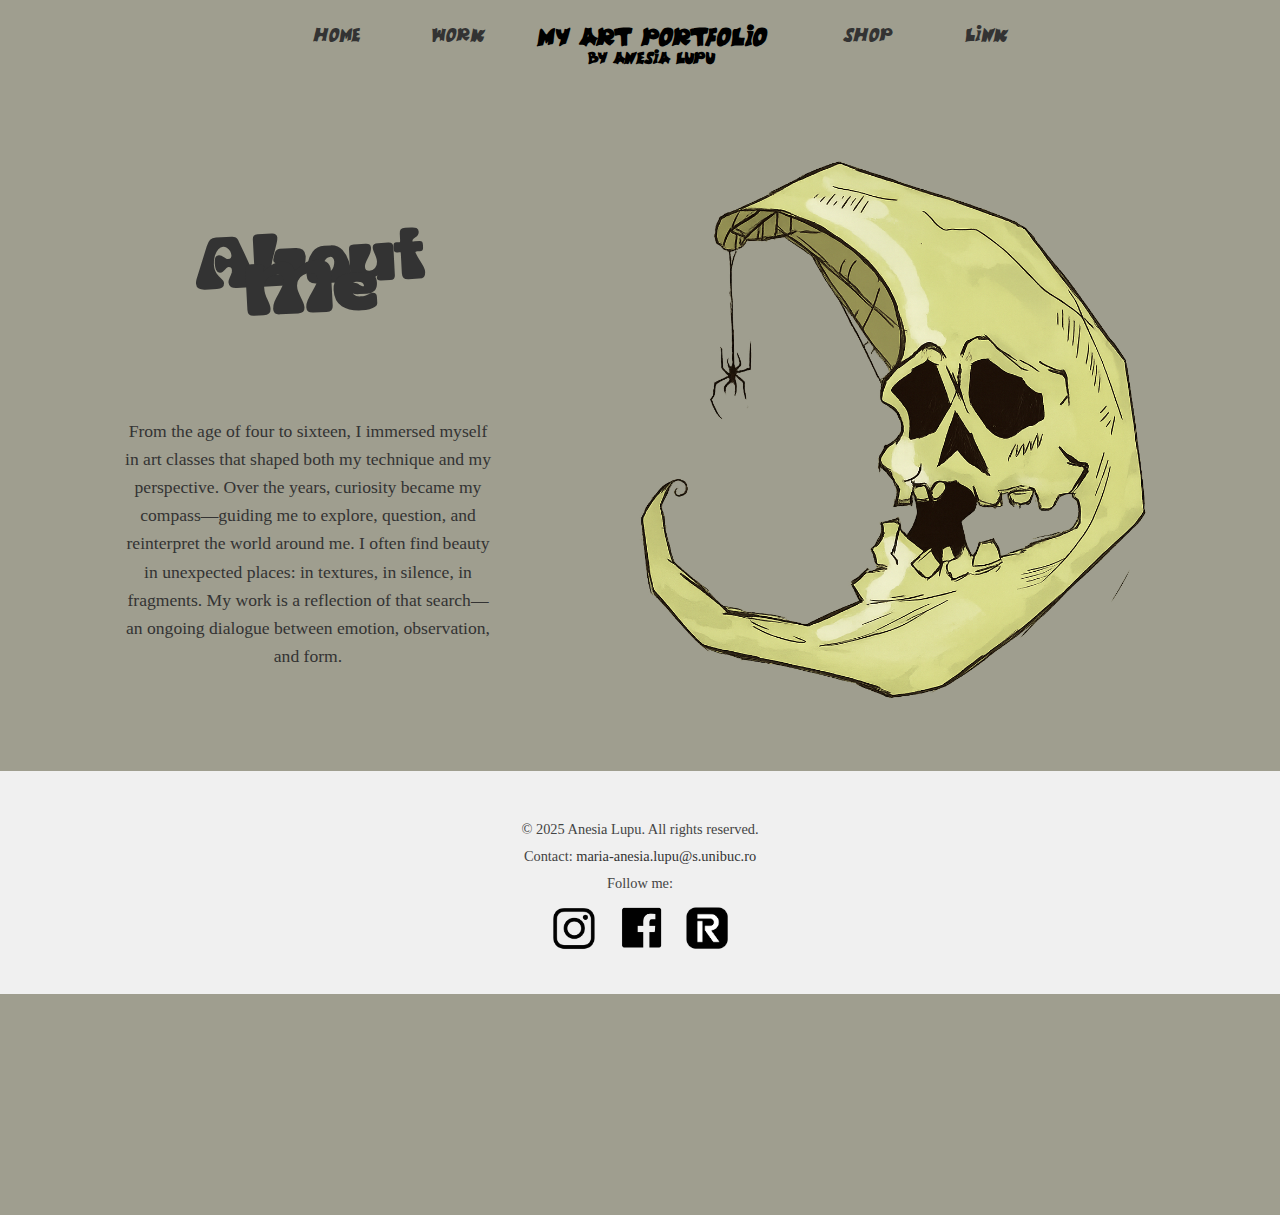
<file: index.html>
<!DOCTYPE html>
<html lang="en">

<head>
    <meta charset="UTF-8">
    <meta name="viewport" content="width=device-width, initial-scale=1.0">
    <title>Anesia Lupu Art Portfolio</title>
    <link rel="stylesheet" href="./artwebsite.css">
    <link rel="icon" type="image/x-icon" href="Icon-photo.png">
</head>

<body>
    <nav class="navbar">
        <div class="container">
            <div class="menu">
                <ul>
                    <li><a href="myproject1.html">Home</a></li>
                    <li><a href="work.html">Work</a></li>
                </ul>
                <!-- Title -->
                <div class="title-font">
                    <h3 style="font-size: 1.5em;">My Art Portfolio</h3>
                    <h4 style="margin-top: -1.60em;">By Anesia Lupu</h4>
                </div>
                <ul>
                    <li><a href="shop.html">Shop</a></li>
                    <li><a href="contact.html">Link</a></li>
                </ul>
            </div>
        </div>
    </nav>
    <main>
        <main>
            <section class="home-section">
                <div class="about-text">
                    <h2>About Me</h2>
                    <p>
                        From the age of four to sixteen, I immersed myself in art classes that shaped both my technique
                        and my perspective. Over the years, curiosity became my compass—guiding me to explore, question,
                        and reinterpret the world around me. I often find beauty in unexpected places: in textures, in
                        silence, in fragments. My work is a reflection of that search—an ongoing dialogue between
                        emotion, observation, and form.
                    </p>
                </div>
                <div class="about-image">
                    <img src="./images/background-image.png" alt="background-image">
                </div>
            </section>
        </main>

    </main>

</body>
<footer class="site-footer">
    <p>© 2025 Anesia Lupu. All rights reserved.</p>
    <p>Contact: <a href="mailto:maria-anesia.lupu@s.unibuc.ro">maria-anesia.lupu@s.unibuc.ro</a></p>
    <p>
        Follow me:
    </p>
    <div class="contact-icons">
        <a href="https://www.instagram.com/anisia_lupu/">
            <img src="./images/instagram-thumbnail.png" alt="instagram" style="max-height: 3em;">
        </a>
        <a href="https://www.facebook.com/anisia.anisia.9465/">
            <img src="./images/Facebook-icon.png" alt="facebook" style="max-height: 3em;">
        </a>
        <a href="https://revolut.me/anisialupu">
            <img src="./images/revolut-logo-icon-freelogovectors.net_.png" alt="revolut" style="max-height: 3em;">
        </a>
    </div>
</footer>

</html>
</file>
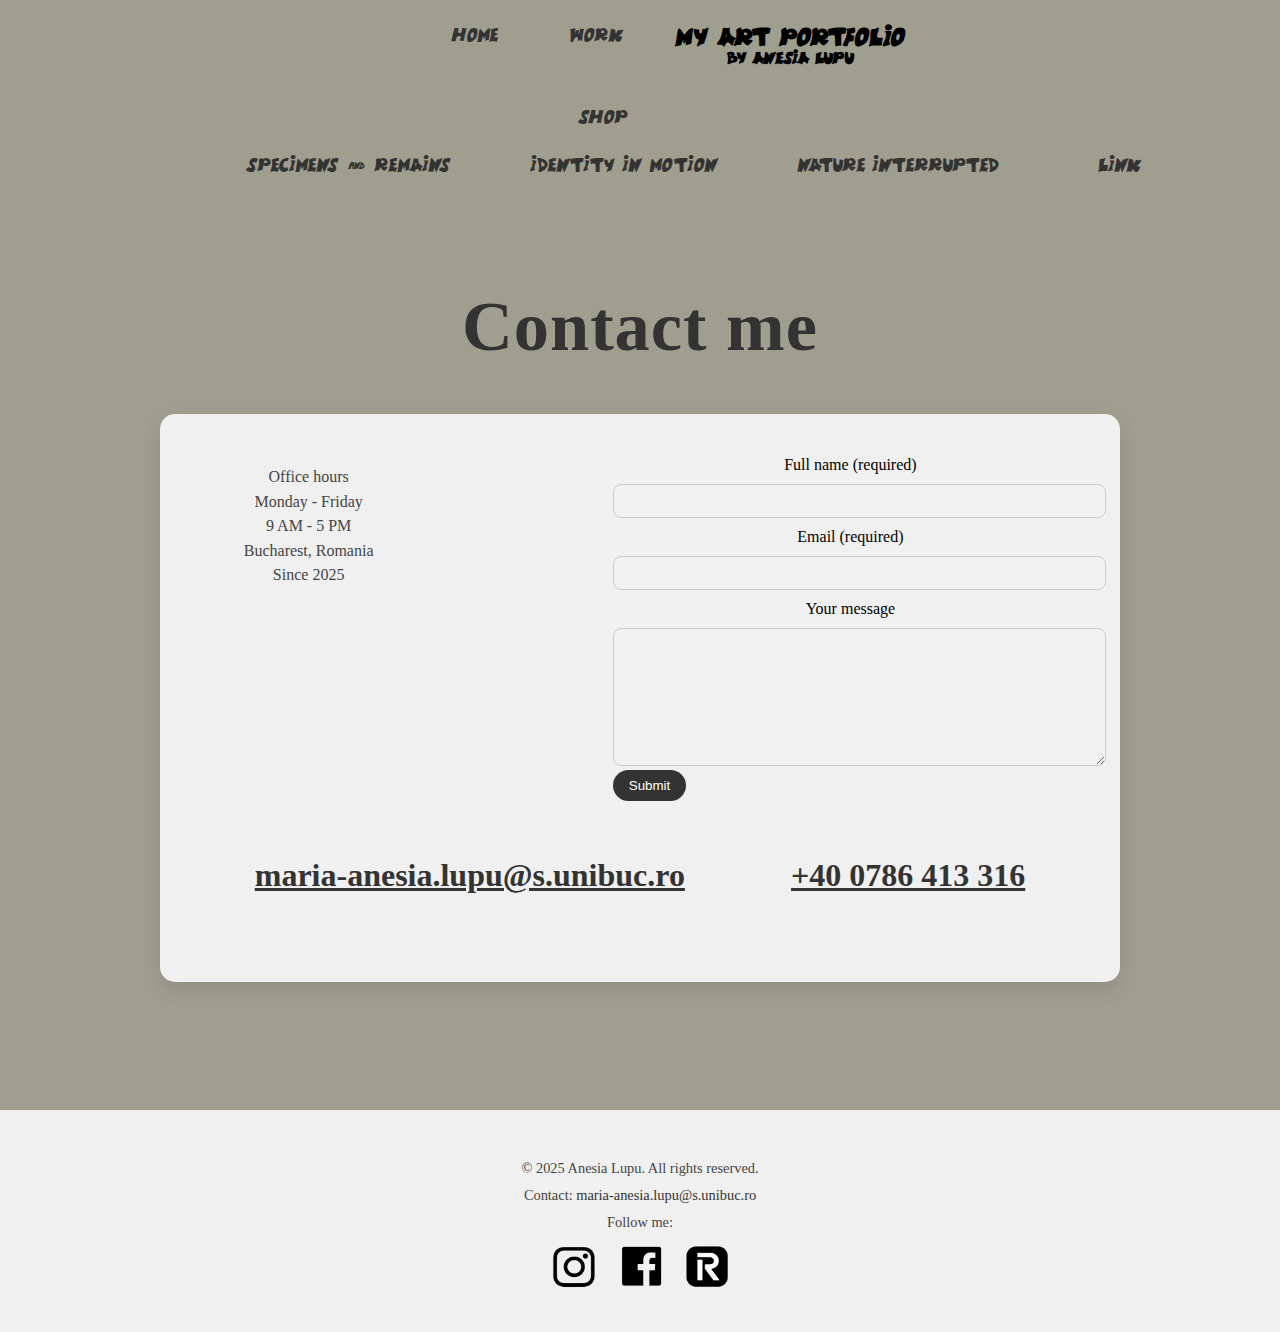
<file: contact.html>
<!DOCTYPE html>
<html lang="en">

<head>
    <meta charset="UTF-8">
    <meta name="viewport" content="width=device-width, initial-scale=1.0">
    <title>Anesia Lupu Art Portfolio</title>
    <link rel="stylesheet" href="./artwebsite.css">
    <link rel="icon" type="image/x-icon" href="Icon-photo.png">
</head>

<body>
    <nav class="navbar">
        <div class="container">
            <div class="menu">
                <ul>
                    <li><a href="index.html">Home</a></li>
                    <li><a href="work.html">Work</a></li>
                </ul>
                <!-- Title -->
                <div class="title-font">
                    <h3 style="font-size: 1.5em;">My Art Portfolio</h3>
                    <h4 style="margin-top: -1.60em;">By Anesia Lupu</h4>
                </div>
                <ul>
                    <li>
                        <a href="shop.html">Shop</a>
                        <ul class="dropdown-menu">
                            <li><a href="shop.html#row1">Specimens & Remains</a></li>
                            <li><a href="shop.html#row3">Identity in Motion</a></li>
                            <li><a href="shop.html#row2">Nature Interrupted</a></li>
                        </ul>
                    </li>
                    <li><a href="contact.html">Link</a></li>
                </ul>
            </div>
        </div>
    </nav>
    <!--Contact Info-->
    <main>
        <div class="contact-title">
            <h1>Contact me</h1>
        </div>
        <div class="contact-container">
            <div class="contact-container-header">
                <div class="info">
                    <p>Office hours</p>
                    <p>Monday - Friday</p>
                    <p>9 AM - 5 PM</p>
                    <p>Bucharest, Romania</p>
                    <p>Since 2025</p>
                </div>
                <!--https://formspree.io/f/xyzlbyga-->
                <form action="" method="post">
                    <div>
                        <p>Full name (required)</p>
                        <input type="text" name="name" required>
                    </div>
                    <div>
                        <p>Email (required)</p>
                        <input type="email" name="email" required>
                    </div>
                    <div>
                        <p>Your message</p>
                        <textarea name="message" required></textarea>
                    </div>
                    <button type="submit">Submit</button>
                </form>

            </div>
            <div class="contact-info">
                <h3 class="email">
                    <a href="mailto:maria-anesia.lupu@s.unibuc.ro">maria-anesia.lupu@s.unibuc.ro</a>
                </h3>
                <h3 class="phone">
                    <a href="tel:+400786413316">+40 0786 413 316</a>
                </h3>
                
            </div>


        </div>
    </main>
    <footer class="site-footer">
        <p>© 2025 Anesia Lupu. All rights reserved.</p>
        <p>Contact: <a href="mailto:maria-anesia.lupu@s.unibuc.ro">maria-anesia.lupu@s.unibuc.ro</a></p>
        <p> Follow me: </p>
        <div class="contact-icons">
                <a href="https://www.instagram.com/anisia_lupu/">
                    <img src="./images/instagram-thumbnail.png" alt="instagram" style="max-height: 3em;">
                </a>
                <a href="https://www.facebook.com/anisia.anisia.9465/">
                    <img src="./images/Facebook-icon.png" alt="facebook" style="max-height: 3em;">
                </a>
                <a href="https://revolut.me/anisialupu">
                    <img src="./images/revolut-logo-icon-freelogovectors.net_.png" alt="revolut" style="max-height: 3em;">
                </a>
        </div>
    </footer>
</body>

</html>
</file>
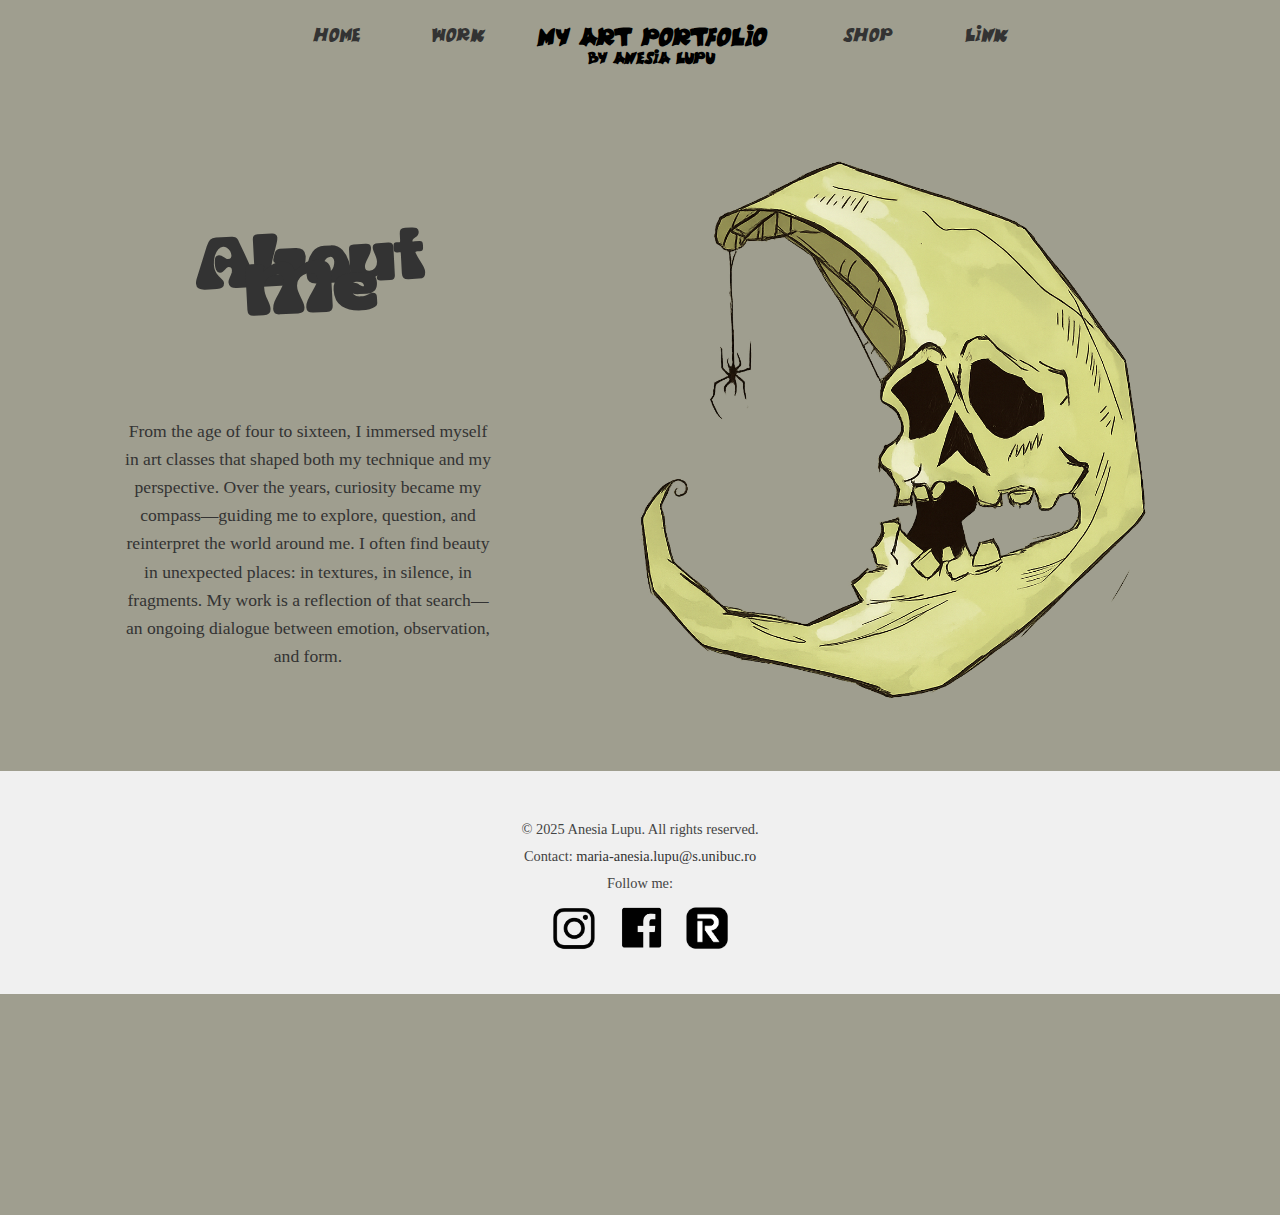
<file: myproject1.html>
<!DOCTYPE html>
<html lang="en">

<head>
    <meta charset="UTF-8">
    <meta name="viewport" content="width=device-width, initial-scale=1.0">
    <title>Anesia Lupu Art Portfolio</title>
    <link rel="stylesheet" href="./artwebsite.css">
    <link rel="icon" type="image/x-icon" href="Icon-photo.png">
</head>

<body>
    <nav class="navbar">
        <div class="container">
            <div class="menu">
                <ul>
                    <li><a href="myproject1.html">Home</a></li>
                    <li><a href="work.html">Work</a></li>
                </ul>
                <!-- Title -->
                <div class="title-font">
                    <h3 style="font-size: 1.5em;">My Art Portfolio</h3>
                    <h4 style="margin-top: -1.60em;">By Anesia Lupu</h4>
                </div>
                <ul>
                    <li><a href="shop.html">Shop</a></li>
                    <li><a href="contact.html">Link</a></li>
                </ul>
            </div>
        </div>
    </nav>
    <main>
        <main>
            <section class="home-section">
                <div class="about-text">
                    <h2>About Me</h2>
                    <p>
                        From the age of four to sixteen, I immersed myself in art classes that shaped both my technique
                        and my perspective. Over the years, curiosity became my compass—guiding me to explore, question,
                        and reinterpret the world around me. I often find beauty in unexpected places: in textures, in
                        silence, in fragments. My work is a reflection of that search—an ongoing dialogue between
                        emotion, observation, and form.
                    </p>
                </div>
                <div class="about-image">
                    <img src="./images/background-image.png" alt="background-image">
                </div>
            </section>
        </main>

    </main>

</body>
<footer class="site-footer">
    <p>© 2025 Anesia Lupu. All rights reserved.</p>
    <p>Contact: <a href="mailto:maria-anesia.lupu@s.unibuc.ro">maria-anesia.lupu@s.unibuc.ro</a></p>
    <p>
        Follow me:
    </p>
    <div class="contact-icons">
        <a href="https://www.instagram.com/anisia_lupu/">
            <img src="./images/instagram-thumbnail.png" alt="instagram" style="max-height: 3em;">
        </a>
        <a href="https://www.facebook.com/anisia.anisia.9465/">
            <img src="./images/Facebook-icon.png" alt="facebook" style="max-height: 3em;">
        </a>
        <a href="https://revolut.me/anisialupu">
            <img src="./images/revolut-logo-icon-freelogovectors.net_.png" alt="revolut" style="max-height: 3em;">
        </a>
    </div>
</footer>

</html>
</file>
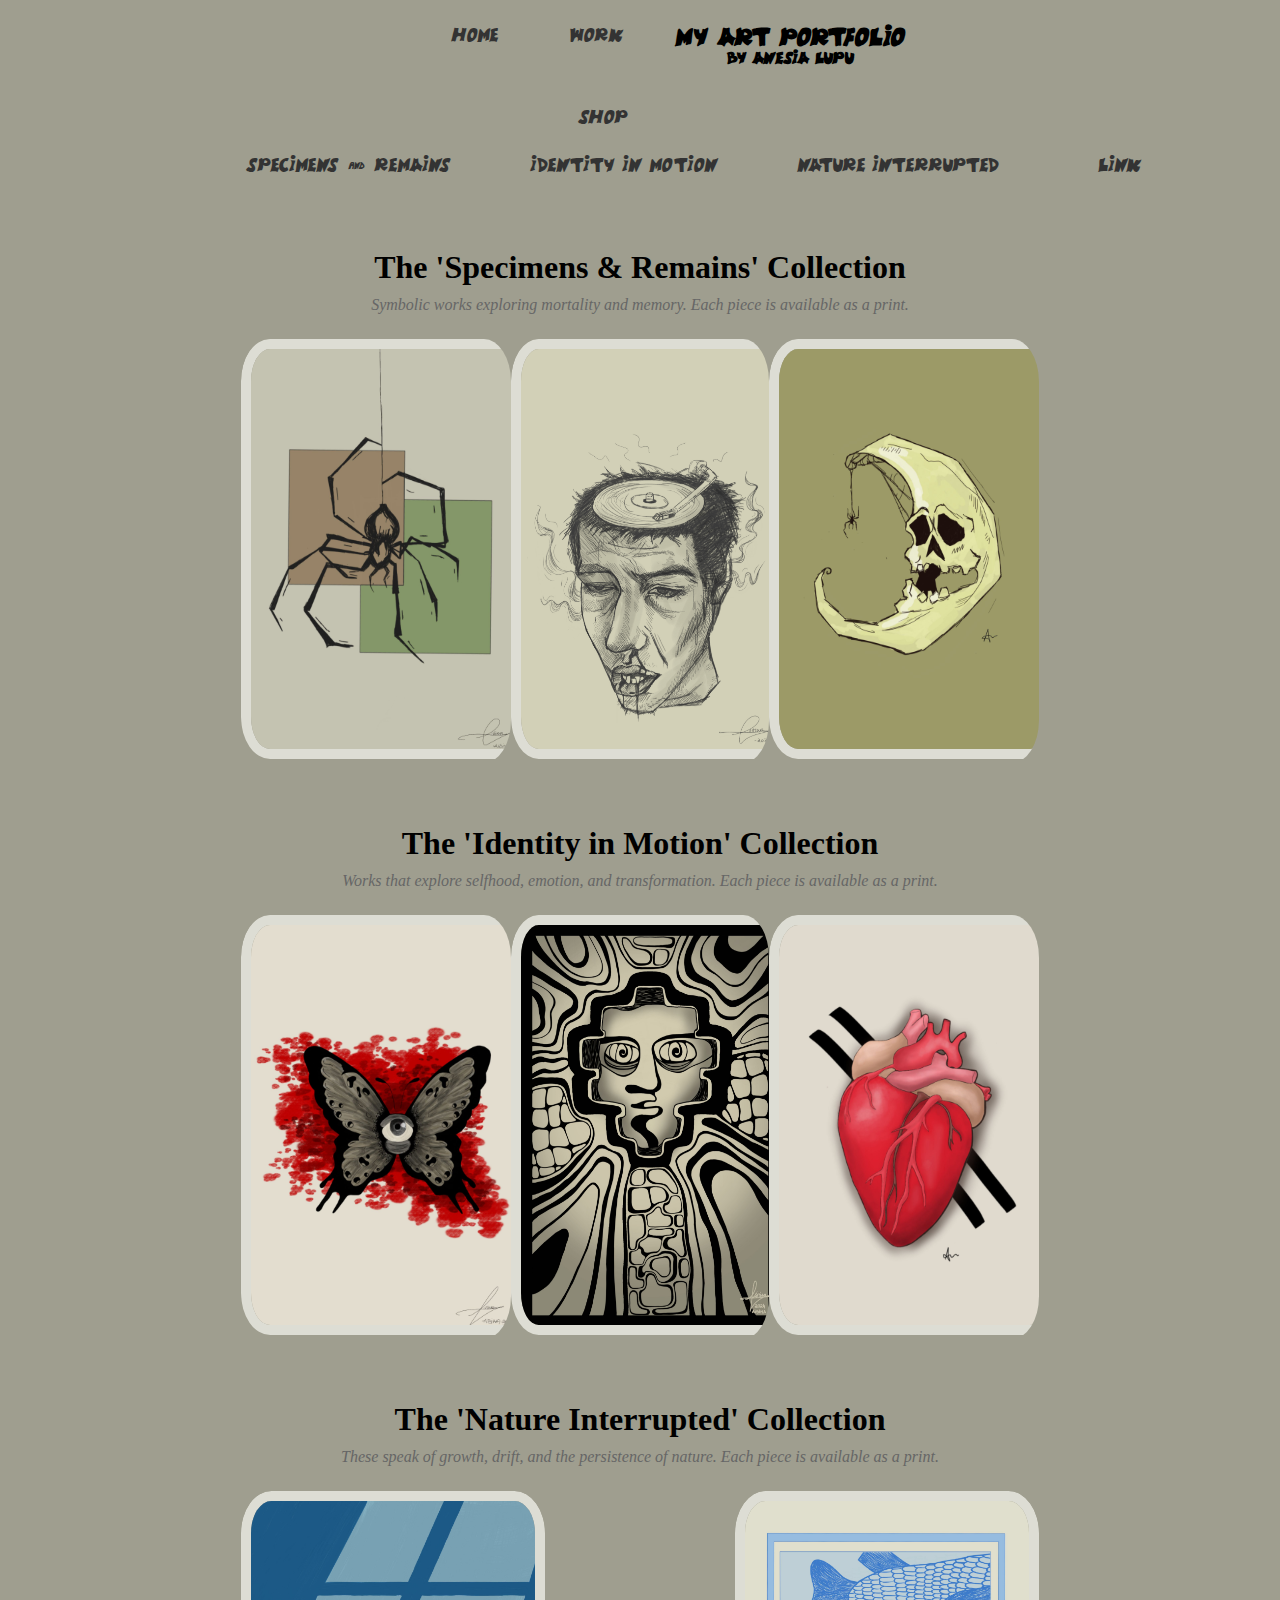
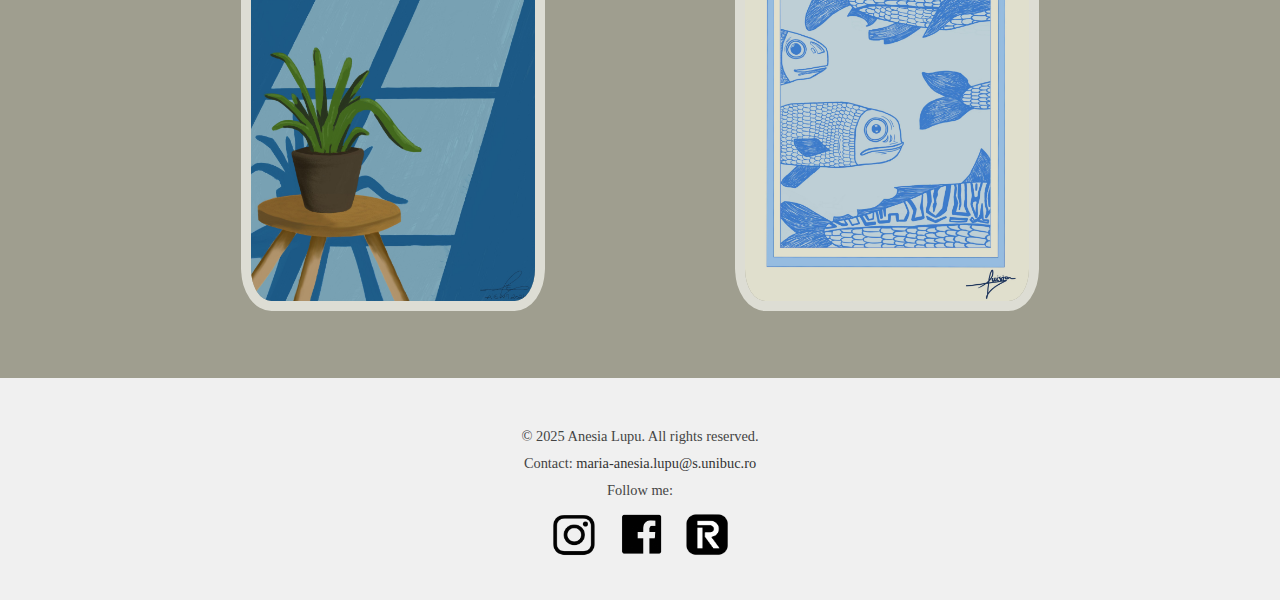
<file: shop.html>
<!DOCTYPE html>
<html lang="en">

<head>
    <meta charset="UTF-8">
    <meta name="viewport" content="width=device-width, initial-scale=1.0">
    <title>Anesia Lupu Art Portfolio</title>
    <link rel="stylesheet" href="./artwebsite.css">
    <link rel="icon" type="image/x-icon" href="Icon-photo.png">
</head>

<body>
    <nav class="navbar">
        <div class="container">
            <div class="menu">
                <ul>
                    <li><a href="index.html">Home</a></li>
                    <li><a href="work.html">Work</a></li>
                </ul>
                <!-- Title -->
                <div class="title-font">
                    <h3 style="font-size: 1.5em;">My Art Portfolio</h3>
                    <h4 style="margin-top: -1.60em;">By Anesia Lupu</h4>
                </div>
                <ul>
                    <li>
                        <a href="shop.html">Shop</a>
                        <ul class="dropdown-menu">
                            <li><a href="#row1">Specimens & Remains</a></li>
                            <li><a href="#row3">Identity in Motion</a></li>
                            <li><a href="#row2">Nature Interrupted</a></li>
                        </ul>
                    </li>
                    <li><a href="contact.html">Link</a></li>
                </ul>
            </div>
        </div>
    </nav>
    <main>
        <div class="container">
                <h2>The 'Specimens & Remains' Collection</h2>
                <p class="section-description">
                    Symbolic works exploring mortality and memory. Each piece is available as a print.
                </p>
                <div class="row1" id="row1">
                    <div class="image-container">
                        <img src="images/Untitled-1.jpg" alt="Threaded Silence" height="400">
                        <div class="overlay-text">
                            <p>Threaded Silence</p>
                            <p class="price">$40</p>
                            <a href="https://revolut.me/anisialupu" class="buy-button">Buy Now</a>
                        </div>
                    </div>
                    <div class="image-container">
                        <img src="images/Attachment-1.jpeg" alt="Background Music" height="400">
                        <div class="overlay-text">
                            <p>Background Music</p>
                            <p class="price">$40</p>
                            <a href="https://revolut.me/anisialupu" class="buy-button">Buy Now</a>
                        </div>
                    </div>
                    <div class="image-container">
                        <img src="images/Untitled-4.jpg" alt="Echo of Mortality" height="400">
                        <div class="overlay-text">
                            <p>Echo of Mortality</p>
                            <p class="price">$40</p>
                            <a href="https://revolut.me/anisialupu" class="buy-button">Buy Now</a>
                        </div>
                    </div>
                </div>
                <h2>The 'Identity in Motion' Collection</h2>
                <p class="section-description">
                    Works that explore selfhood, emotion, and transformation. Each piece is available as a print.
                </p>
                <div class="row3" id="row3">
                    <div class="image-container">
                        <img src="images/Untitled-5.jpg" alt="Flutter in Crimson" height="400">
                        <div class="overlay-text">
                            <p>Flutter in Crimson</p>
                            <p class="price">$40</p>
                            <a href="https://revolut.me/anisialupu" class="buy-button">Buy Now</a>
                        </div>
                    </div>
                    <div class="image-container">
                        <img src="images/Untitled-6.jpg" alt="Fragmented Self" height="400">
                        <div class="overlay-text">
                            <p>Fragmented Self</p>
                            <p class="price">$40</p>
                            <a href="https://revolut.me/anisialupu" class="buy-button">Buy Now</a>
                        </div>
                    </div>
                    <div class="image-container">
                        <img src="images/Untitled-7.jpg" alt="Pulse & Memory" height="400">
                        <div class="overlay-text">
                            <p>Pulse & Memory</p>
                            <p class="price">$40</p>
                            <a href="https://revolut.me/anisialupu" class="buy-button">Buy Now</a>
                        </div>
                    </div>
                </div>
                <h2>The 'Nature Interrupted' Collection</h2>
                <p class="section-description">
                    These speak of growth, drift, and the persistence of nature. Each piece is available as a print.
                </p>
                <div class="row2" id="row2">
                    <div class="image-container">
                        <img src="images/Untitled-3.jpg" alt="Still Life in Bloom" height="400">
                        <div class="overlay-text">
                            <p>Still Life in Bloom</p>
                            <p class="price">$40</p>
                            <a href="https://revolut.me/anisialupu" class="buy-button">Buy Now</a>
                        </div>
                    </div>
                    <div class="image-container">
                        <img src="images/Untitled-2.jpg" alt="Drift & Depth" height="400">
                        <div class="overlay-text">
                            <p>Drift & Depth</p>
                            <p class="price">$40</p>
                            <a href="https://revolut.me/anisialupu" class="buy-button">Buy Now</a>
                        </div>
                    </div>
                </div>
        </div>
    </main>
    <footer class="site-footer">
        <p>© 2025 Anesia Lupu. All rights reserved.</p>
        <p>Contact: <a href="mailto:maria-anesia.lupu@s.unibuc.ro">maria-anesia.lupu@s.unibuc.ro</a></p>
        <p>
            Follow me:
        </p>
        <div class="contact-icons">
            <a href="https://www.instagram.com/anisia_lupu/">
                <img src="./images/instagram-thumbnail.png" alt="instagram" style="max-height: 3em;">
            </a>
            <a href="https://www.facebook.com/anisia.anisia.9465/">
                <img src="./images/Facebook-icon.png" alt="facebook" style="max-height: 3em;">
            </a>
            <a href="https://revolut.me/anisialupu">
                <img src="./images/revolut-logo-icon-freelogovectors.net_.png" alt="revolut" style="max-height: 3em;">
            </a>
        </div>
    </footer>

</body>

</html>
</file>
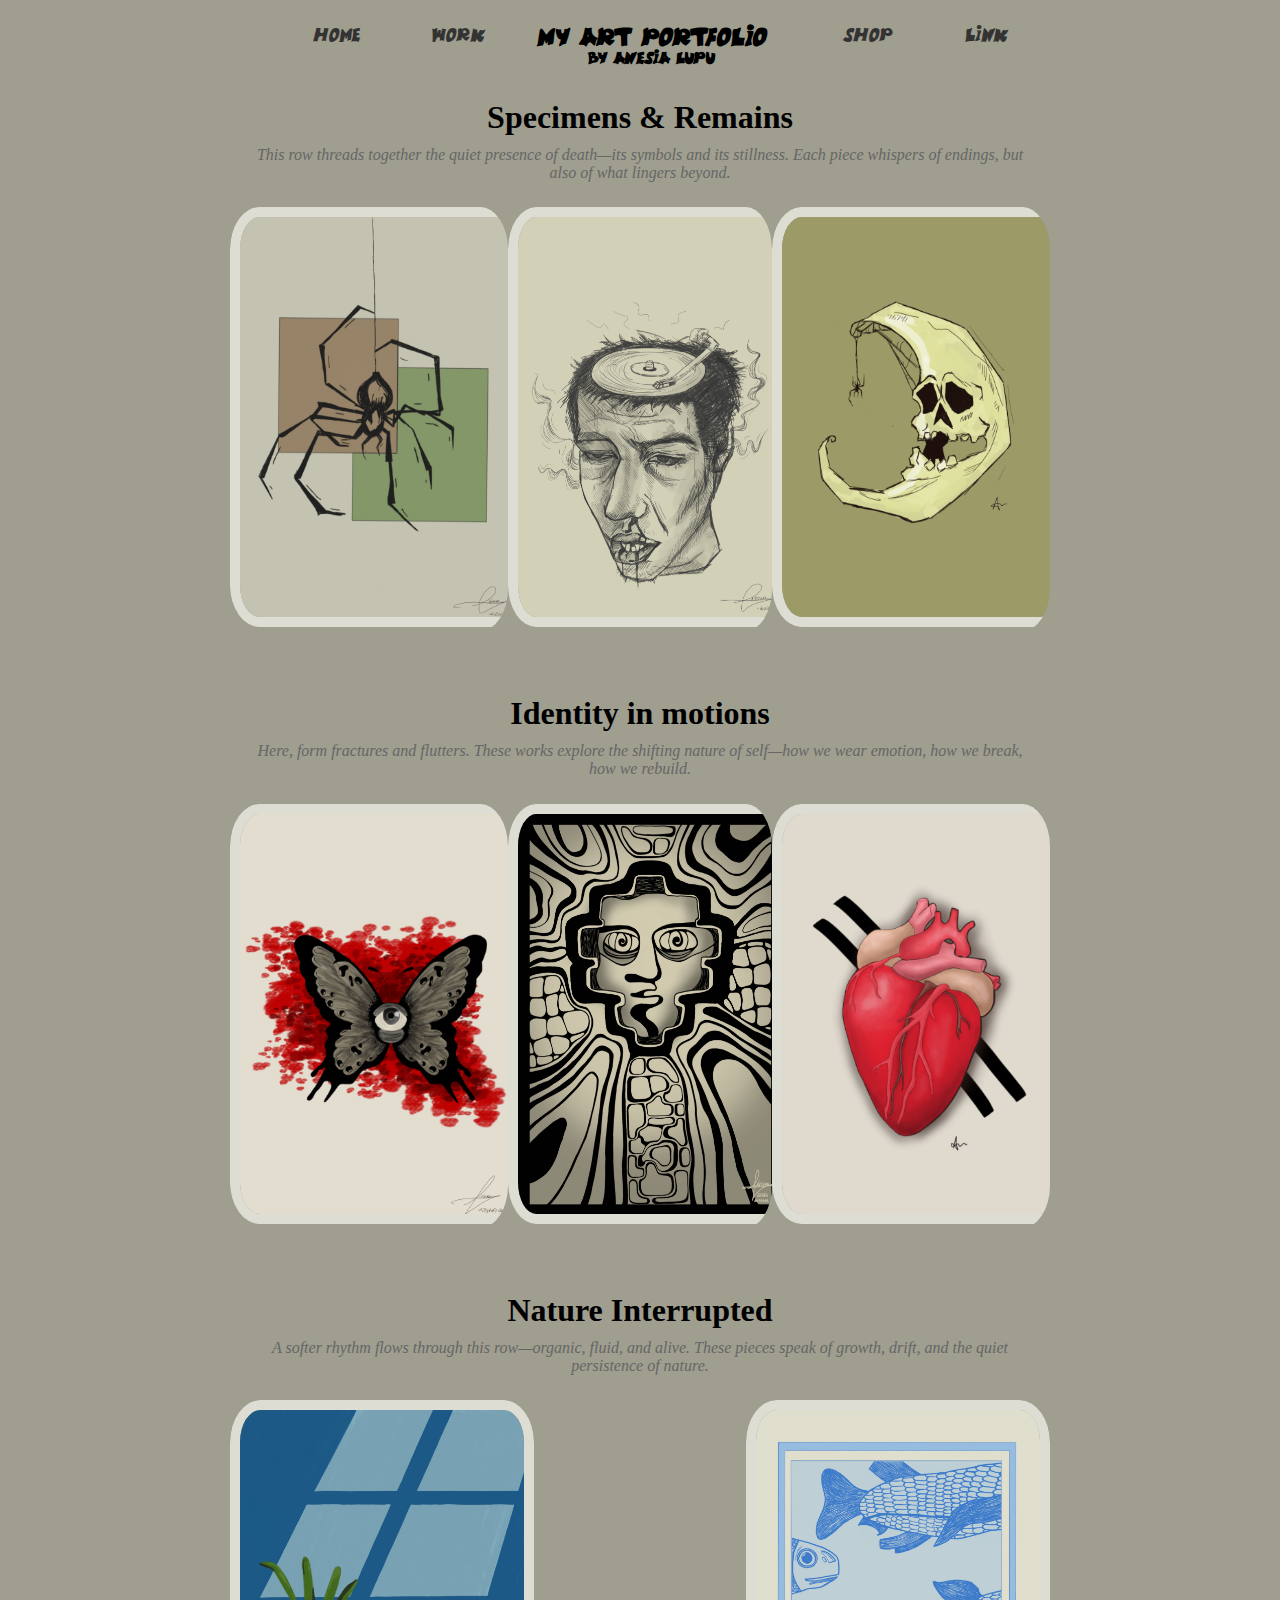
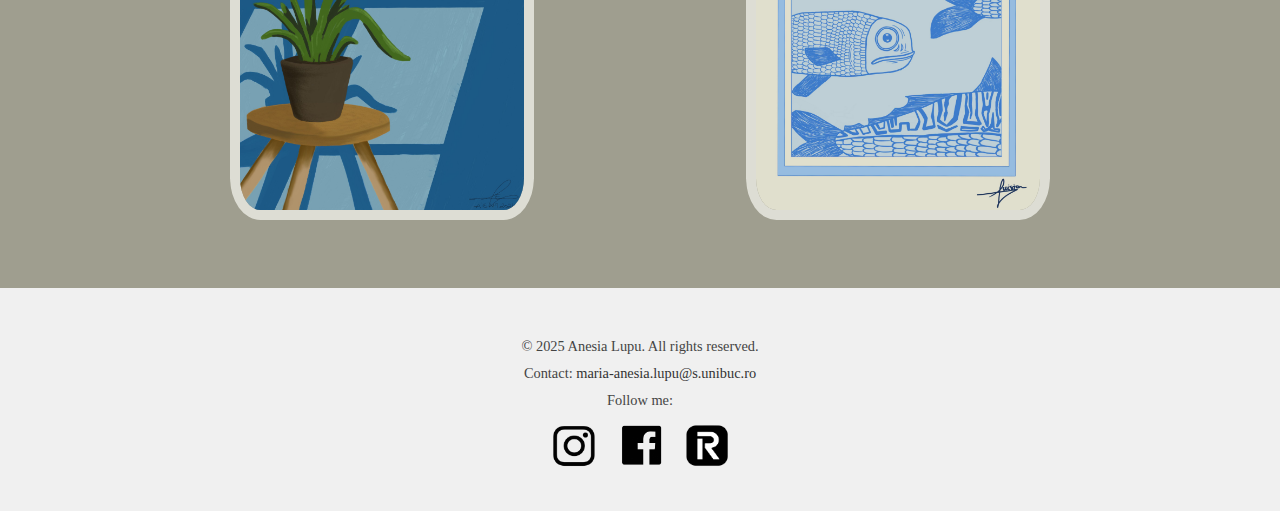
<file: work.html>
<!DOCTYPE html>
<html lang="en">

<head>
    <meta charset="UTF-8">
    <meta name="viewport" content="width=device-width, initial-scale=1.0">
    <title>Anesia Lupu Art Portfolio</title>
    <link rel="stylesheet" href="./artwebsite.css">
    <link rel="icon" type="image/x-icon" href="Icon-photo.png">
</head>

<body>
    <nav class="navbar">
        <div class="container">
            <div class="menu">
                <ul>
                    <li><a href="index.html">Home</a></li>
                    <li><a href="work.html">Work</a></li>
                </ul>
                <!-- Title -->
                <div class="title-font">
                    <h3 style="font-size: 1.5em;">My Art Portfolio</h3>
                    <h4 style="margin-top: -1.60em;">By Anesia Lupu</h4>
                </div>
                <ul>
                    <li><a href="shop.html">Shop</a></li>
                    <li><a href="contact.html">Link</a></li>
                </ul>
            </div>
        </div>
    </nav>
    <main>
        <!-- Project images -->
        <h2>Specimens & Remains</h2>
        <p class="section-description">
            This row threads together the quiet presence of death—its symbols
            and its stillness. Each piece whispers of endings, but also of what lingers beyond.
        </p>
        <div class="row1">
            <div class="image-container">
                <img src="images/Untitled 1.jpg" alt="first project" height="400">
                <div class="overlay-text">
                    <p>Threaded Silence</p>
                    <p>A solitary spider poised in stillness, evoking quiet tension and delicate control.</p>
                </div>
            </div>
            <div class="image-container">
                <img src="images/Attachment-1.jpeg" alt="second project" height="400">
                <div class="overlay-text">
                    <p>Background Music</p>
                    <p>A surreal head spins vinyl at its core—where sound becomes memory, and silence bleeds emotion.</p>
                </div>
            </div>
            <div class="image-container">
                <img src="images/Untitled 4.jpg" alt="second project" height="400">
                <div class="overlay-text">
                    <p>Echo of Mortality</p>
                    <p>A stylized skull on green, symbolizing life’s fragility with a pop-art twist.</p>
                </div>
            </div>
        </div>
        <h2>Identity in motions</h2>
        <p class="section-description">
            Here, form fractures and flutters. These works explore the
            shifting nature of self—how we wear emotion, how we break, how we rebuild.
        </p>
        <div class="row1">
            <div class="image-container">
                <img src="images/Untitled 5.jpg" alt="Fifth project" height="400">
                <div class="overlay-text">
                    <p>Flutter in Crimson</p>
                    <p>A butterfly mid-flight, splashed with red—freedom tinged with intensity.</p>
                </div>
            </div>
            <div class="image-container">
                <img src="images/Untitled 6.jpg" alt="Sixth project" height="400">
                <div class="overlay-text">
                    <p>Fragmented Self</p>
                    <p>Abstract face in monochrome geometry—identity fractured, yet composed.</p>
                </div>
            </div>
            <div class="image-container">
                <img src="images/Untitled 7.jpg" alt="Seventh project" height="400">
                <div class="overlay-text">
                    <p>Pulse & Memory</p>
                    <p>Anatomical heart framed by bold stripes—raw emotion meets graphic clarity.</p>
                </div>
            </div>
        </div>
        <h2>Nature Interrupted</h2>
        <p class="section-description">
            A softer rhythm flows through this row—organic, fluid, and alive. 
            These pieces speak of growth, drift, and the quiet persistence of nature.
        </p>
        <div class="row1">
            <div class="image-container">
                <img src="images/Untitled 3.jpg" alt="Third project" height="400">
                <div class="overlay-text">
                    <p>Still Life in Bloom</p>
                    <p>A potted plant basking in window light—growth, calm, and domestic serenity.</p>
                </div>
            </div>
            <div class="image-container">
                <img src="images/Untitled 2.jpg" alt="Fourth project" height="400">
                <div class="overlay-text">
                    <p>Drift & Depth</p>
                    <p>Stylized fish in blue—fluid motion and underwater mystery.</p>
                </div>
            </div>
        </div>
        </div>
    </main>

</body>
<footer class="site-footer">
  <p>© 2025 Anesia Lupu. All rights reserved.</p>
  <p>Contact: <a href="mailto:maria-anesia.lupu@s.unibuc.ro">maria-anesia.lupu@s.unibuc.ro</a></p>
  <p>
    Follow me:
  </p>
  <div class="contact-icons">
                <a href="https://www.instagram.com/anisia_lupu/">
                    <img src="./images/instagram-thumbnail.png" alt="instagram" style="max-height: 3em;">
                </a>
                <a href="https://www.facebook.com/anisia.anisia.9465/">
                    <img src="./images/Facebook-icon.png" alt="facebook" style="max-height: 3em;">
                </a>
                <a href="https://revolut.me/anisialupu">
                    <img src="./images/revolut-logo-icon-freelogovectors.net_.png" alt="revolut" style="max-height: 3em;">
                </a>
    </div>
</footer>
</html>
</file>
<file: artwebsite.css>
body{
    height: 135vh;
    background-color: #9f9e8f;
    margin: 0;
    padding: 0;
}
@font-face {
    font-family: Nightside;
    src: url(./fonts/Nightside.ttf);
}
@font-face {
    font-family: Display;
    src: url(./fonts/SG\ Display\ DEMO\ -\ Wide.ttf);
}
@font-face {
    font-family: Medival-Sharp;
    src: url(./fonts/MedievalSharp-Book.ttf);
}
@font-face {
    font-family: Thunderbolt;
    src: url(./fonts/Thunderbolt\ PERSONAL\ USE\ ONLY!.ttf);
}
@font-face {
    font-family: BradyBun;
    src: url(./fonts/BradBunR.ttf);
}
@font-face {
    font-family: Arcade;
    src: url(./fonts/Arcade\ Quest.ttf);
}
@font-face {
    font-family: WeirdComic;
    src: url(./fonts/WeirdComic-Regular.ttf);
}
/*Navigation Menu*/
.title-font{
    font-family: WeirdComic, sans-serif;
    font-size: medium;
    text-align: center;
    margin-left: 1em;
}

.text-font-title{
    font-family: 'Times New Roman', Times, serif;
    font-size: large;
}
:before,
:after {
  margin: 0;
  padding: 0;
  box-sizing: border-box;
}
.container {
  width: 100%;
  margin: 0 auto;
  padding: 0.001em 1em;
  height: min-content;
  box-sizing: border-box;
}
.menu {
  display: flex;
  list-style: none;
  padding: 0;
  margin: 0;
  list-style-type: none;
  font-size: 0;
  align-items: center;
  justify-content: center;
  flex-wrap: wrap;
}
.menu li {
  position: relative;
  font-family: WeirdComic;
  font-size: large;
  font-weight: 200;
  color: #333;
  display: inline-block;
  padding: 0.5em;
  text-decoration: none;
  text-align: center;
  margin: 0 1em 1em 1em;
  
}
.menu li a {
  color: #333;
  text-decoration: none;
  padding: 0.5em;
  text-align: center;
  display: block;
}
.menu li a:hover {
  text-shadow: 2px 2px 6px rgba(0, 0, 0, 0.6);
}
/*Footer*/
.site-footer {
  text-align: center;
  padding: 40px 20px;
  background-color: #f0f0f0;
  font-size: 0.9em;
  color: #444;
}
.site-footer a {
  color: #333;
  text-decoration: none;
}
.site-footer a:hover {
  text-decoration: underline;
}

/*Home page*/
.home-section {
  display: flex;
  flex-direction: row;
  justify-content: space-between;
  align-items: flex-start;
  padding: 4em 0%;
  gap: 3em;
}

.about-text {
  flex: 1;
  font-family: 'Georgia', serif;
  font-size: 1.1em;
  line-height: 1.6em;
  color: #333;
  margin-top: 5%;
  text-align: left;
  justify-content: left;
}

.about-text h2 {
  font-family: Display;
  font-size: 4em;
  padding-top: 0.5em;
  margin-bottom: 1.4em;
  transform: rotate(-3deg);
  transform-origin: top left;
}

.about-image {
  flex: 1;
  display: flex;
  justify-content: center;
  align-items: center;
}

.about-image img {
  max-width: 90%;
  height: auto;
  margin-right: 25%;
}
/*Contact page*/
.contact-title {
  font-family: Georgia, 'Times New Roman', Times, serif;
  text-align: center;
  font-size: 2.2em;
  margin-top: 0.5em;
  color: #333;
  letter-spacing: 1px;
}
.contact-container {
  background-color: #f0f0f0;
  width: 70%;
  height: min-content;
  margin: 2em auto;
  border-radius: 15px;
  box-shadow: 0 8px 20px rgba(0,0,0,0.1);
  padding: 2em;
  margin-bottom: 10%;
}
.contact-container-header {
  display: flex;
  flex-direction: row;
  gap: 2em;
}
.info {
  margin-top: 1em;
  width: 45%;
  font-family: Georgia, 'Times New Roman', Times, serif;
  color: #444;
}
.info p {
  margin: 0.4em 0;
}
.info h2 {
  padding: 0.5em 0;
}
.contact-container form {
  width: 55%;
}
.contact-container form label {
  display: flex;
  flex-direction: column;
  margin-bottom: 1em;
}
.contact-container form label p {
  font-weight: bold;
  margin-bottom: 0.3em;
  color: #333;
}
.contact-container form input,
.contact-container form textarea {
  width: 100%;
  padding: 0.6em;
  border: 1px solid #ccc;
  border-radius: 8px;
  background-color: #f1f1f1;
  font-family: Georgia, 'Times New Roman', Times, serif;
}
.contact-container form textarea {
  min-height: 120px;
}
.contact-container form button {
  padding: 0.6em 1.2em;
  border-radius: 25px;
  background-color: #333;
  color: white;
  border: none;
  cursor: pointer;
  transition: background-color 0.3s ease;
}
.contact-container form button:hover {
  background-color: #555;
}

.contact-info {
  display: flex;
  justify-content: space-between;
  align-items: center;
  margin: 2em 7%;
  font-size: 1.1em;
}
.email a, .phone a{
  font-weight: bold;
  color: #333;
  font-size:xx-large;
}

.contact-icons {
  display: flex;
  justify-content: center;
  gap: 1.5em;
  margin-top: 1em;
}
.contact-icons img {
  max-height: 3em;
  transition: transform 0.3s ease;
}
.contact-icons img:hover {
  transform: scale(1.2);
}
/*Shop + Work page images*/
.row1, .row2, .row3{
  display: flex;
  flex-direction: row;
  justify-content: space-between;
  align-items: center;
  width: 64%;
  margin-left: 18%;
  margin-right: 18%;
  margin-top: 2%;
  margin-bottom: 5%;
}
.row1 img, .row2 img, .row3 img{
  border: 10px solid;
  border-radius: 10%;
  border-color: #ddddd4;
  transition: transform 0.3s ease;
  max-width: 100%;
}
.row1 img:hover, .row2 img:hover, .row3 img:hover{
  transform: scale(1.1);
  box-shadow: 0 8px 16px #333;

}
.image-container {
  position: relative;
  display: inline-block;
  overflow: hidden;
  border-radius: 10%;
}
.image-container img {
  transition: filter 0.3s ease, transform 0.3s ease;
}
.image-container:hover img {
  transform: scale(1.1);
  filter: brightness(70%);
  box-shadow: 0 8px 16px #333;
}
.overlay-text {
  position: absolute;
  inset: 0;
  display: flex;
  flex-direction: column;
  justify-content: center;
  align-items: center;
  text-align: center;
  color: white;
  font-size: 1.2em;
  font-weight: bold;
  opacity: 0;
  transition: opacity 0.3s ease;
  z-index: 2;
  padding: 20px;
  background: rgba(0,0,0,0.3);
}
.image-container:hover .overlay-text {
  opacity: 1;
}
/*Shop Page*/
.price {
  font-size: 1.4em;
  color: #fff;
  margin: 0.5em 0;
}

.buy-button {
  display: inline-block;
  padding: 0.5em 1em;
  background-color: #1e1e1e;
  color: #fff;
  border-radius: 5px;
  text-decoration: none;
  transition: background 0.3s ease;
}

.buy-button:hover {
  background-color: #555;
}

/*Work Page*/
h2,p {
  margin: 10px auto;
  width: 60%;
  text-align: center;
}
h2 {
  font-size: 2em;
  margin-bottom: 0.3em;
  font-family: 'Georgia', serif;
}
.section-description {
  font-size: 1em;
  color: #666;
  font-style: italic;
}
@media (max-width:1024px){
  .row1, .row2, .row3{
    flex-wrap: wrap;
  }
  .row1 img, .row2 img, .row3 img{
    max-width: 90%;
  }
}
/*medium screens*/
@media (max-width: 800px){
  .home-section{
    flex-direction: column;
    align-items: center;
    padding: 2em 1em;
  }
  .menu ul{
    display: flex;
    flex-direction: column;
  }
  .about-text, .about-image{
    flex: none;
    width: 90%;
    margin-top: 1em;
  }
  .about-text{
    text-align: center;
    margin-top: 0;
  }
  .about-text h2{
    font-size: 3em;
    transform: none;
    margin-bottom: 0.5em;
  }
  .about-image img{
    max-width: 70%;
    margin-right: 0;
  }
  .contact-container{
    width: 90%;
    margin: 2em auto;
    padding: 1.5em;
  }
  .info {
    width: 100%;
  }
  .contact-title{
    font-size: 1.8em;
  }
  .contact-info{
    flex-direction: column;
    margin: 2em 0;
    text-align: center;
    gap: 1em;
  }
  .contact-container-header form{
    width: 100%;
  }
  .email a, .phone a{
    font-size: large;
  }
  .row1, .row2, .row3{
    width: 90%;
    height: auto;
    margin-left: 5%;
    margin-right: 5%;
    flex-wrap: wrap;
    justify-content: center;
    gap: 1.5em;
  }
  .row1 img, .row2 img, .row3 img {
    max-width: 90%;
  }
  .image-container{
    flex-basis: 45%;
  }
  h2, p{
    width: 80%;
  }
  h2{
    font-size: 1.6em;
  }
}
/*small screens*/
@media (max-width: 500px){
  body{
    height: auto;
    width: auto;
  }
  .menu{
    width: auto;
  }
  .menu ul{
    display: flex;
    flex-direction: column;
  }
  .menu li{
    padding: 0.3em;
    margin: 0 0.5em 0.5em 0.5em;
  }
  .about-text{
    font-size: 1em;
    line-height: 1.5em;
  }
  .about-text h2{
    font-size: 2.5em;
  }
  .about-image img{
    max-width: 90%;
  }
  .contact-container{
    width: 95%;
    padding: 1em;
  }
  .row1, .row2, .row3{
    flex-direction: column;
    gap: 2em;
    margin-bottom: 5%;
  }
  .row1 img, .row2 img, .row3 img{
    max-width: 100%;
    border-width: 5px;
  }
  .image-container{
    flex-basis: auto;
    width: 100%;
  }
}
</file>
